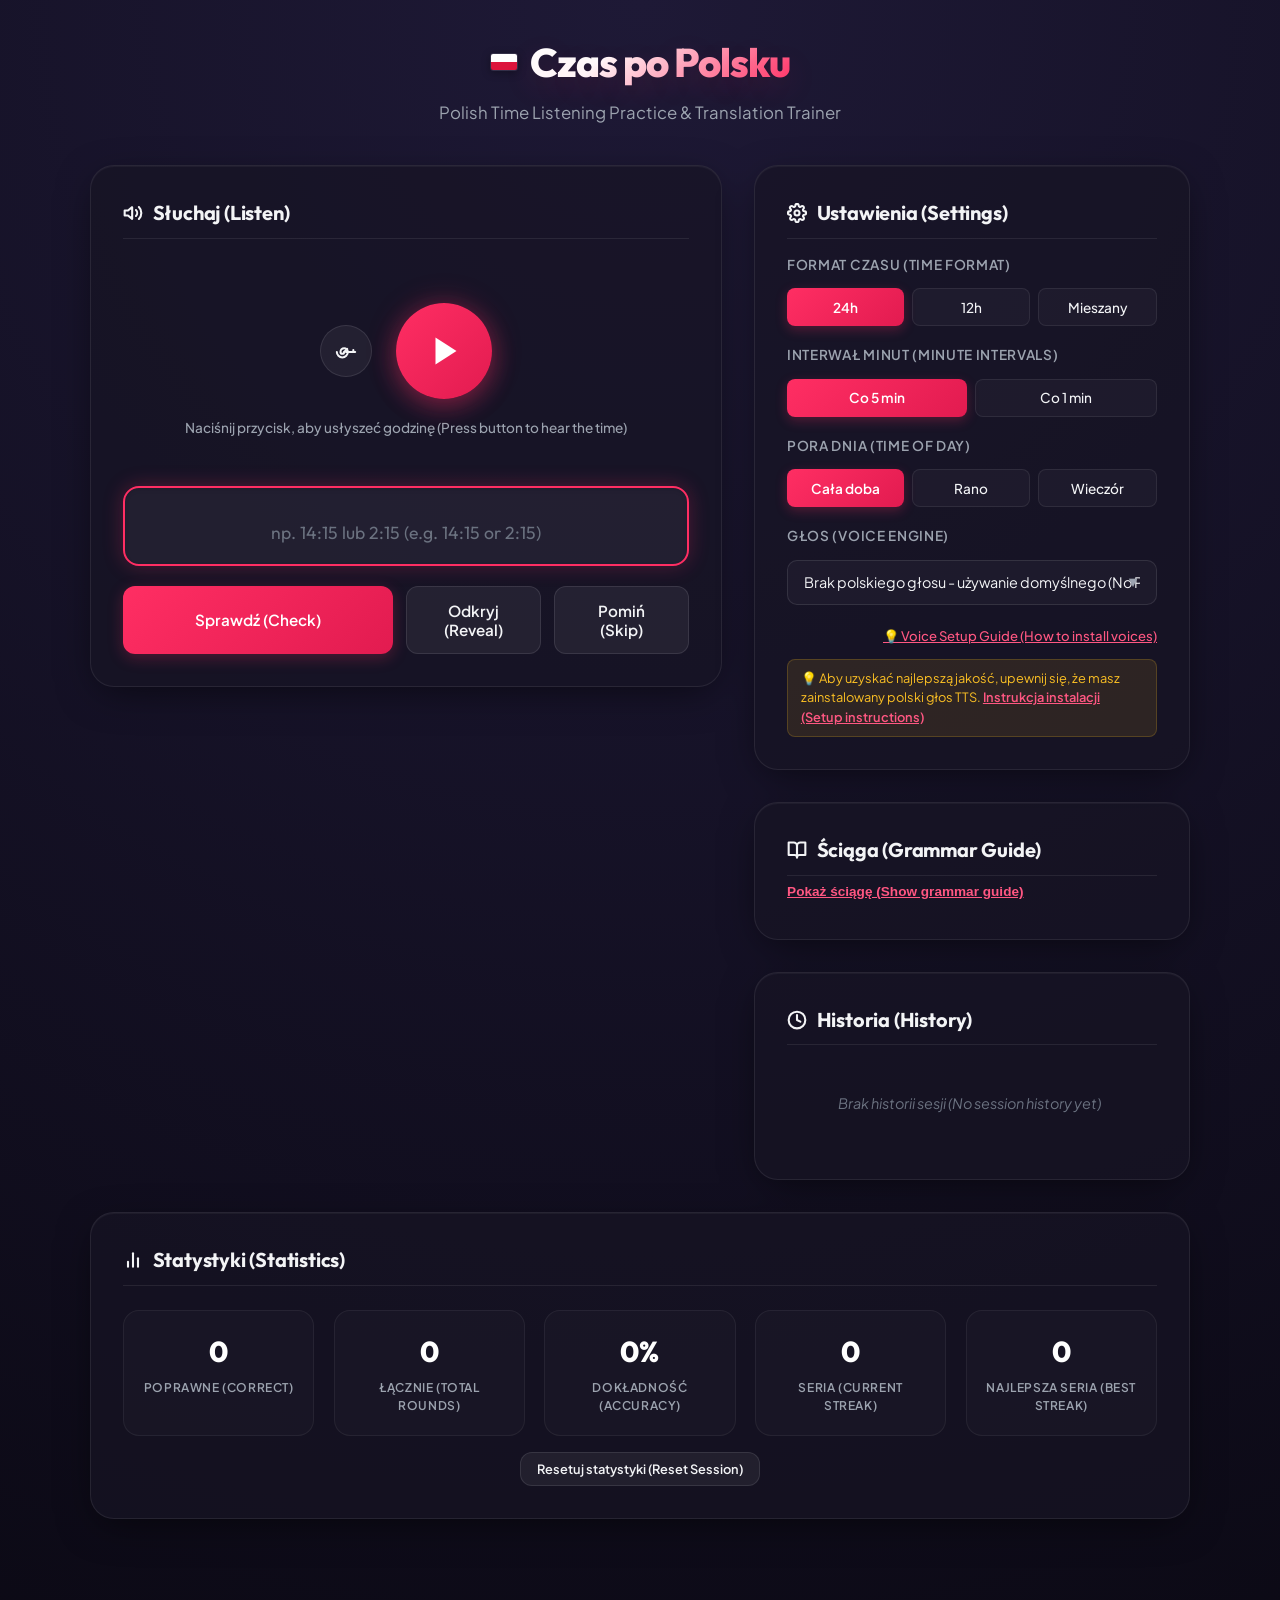
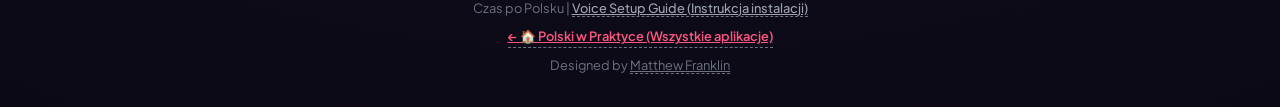
<file: index.html>
<!DOCTYPE html>
<html lang="pl" translate="no">
<head>
  <meta charset="UTF-8">
  <meta name="viewport" content="width=device-width, initial-scale=1.0">
  <meta name="google" content="notranslate">
  <meta name="google-site-verification" content="v5Ync3db5ME_PkkIbZeIAOeTJxsqjsdKLY2sR4P2wmw" />
  <meta name="msvalidate.01" content="9C61C7104EEFD86EE01BC7C913FAF955" />
  <title>Czas po Polsku | Polish Time Listening Practice</title>
  <meta name="description" content="Improve your Polish listening skills by practicing spelling, hearing, and understanding times in both 12-hour and 24-hour formats.">
  <link rel="icon" type="image/svg+xml" href="favicon.svg">
  <link rel="stylesheet" href="style.css">

  <!-- GoatCounter analytics -->
  <script data-goatcounter="https://ippikin.goatcounter.com/count"
          async src="//gc.zgo.at/count.js"></script>

  <!-- Schema.org JSON-LD -->
  <script type="application/ld+json">
  {
    "@context": "https://schema.org",
    "@type": "WebApplication",
    "name": "Czas po Polsku - Polish Time Practice",
    "url": "https://ippikin.github.io/polish-times-practice/",
    "description": "Improve your Polish listening skills by practicing spelling, hearing, and understanding times in both 12-hour and 24-hour formats.",
    "applicationCategory": "EducationalApplication",
    "operatingSystem": "All",
    "browserRequirements": "Requires JavaScript and Web Speech API support",
    "author": {
      "@type": "Person",
      "name": "Matthew Franklin",
      "url": "https://www.linkedin.com/in/matthew-franklin-eu-uk/"
    },
    "inLanguage": ["pl", "en"],
    "offers": {
      "@type": "Offer",
      "price": "0",
      "priceCurrency": "USD"
    }
  }
  </script>
</head>
<body>
  <div class="container">
    <header>
      <div class="logo-wrapper">
        <div class="polish-flag-badge">
          <div class="flag-white"></div>
          <div class="flag-red"></div>
        </div>
        <h1>Czas po Polsku</h1>
      </div>
      <p>Polish Time Listening Practice & Translation Trainer</p>
    </header>

    <main class="app-grid">
      <!-- Left Column: Interactive Practice -->
      <section class="glass-panel practice-card" id="practice-card-section">
        <h2 class="panel-title">
          <svg width="20" height="20" viewBox="0 0 24 24" fill="none" stroke="currentColor" stroke-width="2.5" stroke-linecap="round" stroke-linejoin="round">
            <polygon points="11 5 6 9 2 9 2 15 6 15 11 19 11 5"></polygon>
            <path d="M19.07 4.93a10 10 0 0 1 0 14.14M15.54 8.46a5 5 0 0 1 0 7.07"></path>
          </svg>
          Słuchaj (Listen)
        </h2>

        <div class="audio-section">
          <div class="audio-controls">
            <!-- Slow Speech Button -->
            <button class="play-slow-btn" id="play-slow-btn" title="Graj powoli (Play slow speed - 0.55x)">
              <svg xmlns="http://www.w3.org/2000/svg" width="22" height="22" viewBox="0 0 24 24" fill="none" stroke="currentColor" stroke-width="2.2" stroke-linecap="round" stroke-linejoin="round">
                <path d="M2 13a6 6 0 1 0 12 0 4 4 0 1 0-8 0 2 2 0 1 0 4 0" />
                <path d="m10 13 3.3-3.3" />
                <path d="M12 13h10" />
                <path d="M20 11v2" />
              </svg>
            </button>

            <!-- Main Play Button -->
            <button class="play-main-btn" id="play-btn" title="Graj (Play normal speed - 1.0x)">
              <svg viewBox="0 0 24 24">
                <polygon points="5,3 19,12 5,21"></polygon>
              </svg>
            </button>
          </div>
          <div class="audio-hint">Naciśnij przycisk, aby usłyszeć godzinę (Press button to hear the time)</div>
        </div>

        <div class="input-form">
          <div class="input-group">
            <input type="text" id="user-input" class="input-field" placeholder="np. 14:15 lub 2:15 (e.g. 14:15 or 2:15)" autocomplete="off" required>
          </div>
          
          <div class="form-buttons">
            <button class="btn btn-primary" id="check-btn">Sprawdź (Check)</button>
            <button class="btn btn-secondary" id="reveal-btn" title="Odkryj odpowiedź (Reveal spelling and answer)">Odkryj (Reveal)</button>
            <button class="btn btn-secondary" id="skip-btn" title="Pomiń tę godzinę (Skip to next time)">Pomiń (Skip)</button>
          </div>
        </div>

        <!-- Feedback UI -->
        <div class="feedback hidden" id="feedback">
          <div class="feedback-header">
            <h3 id="feedback-title">Dobrze! (Correct!)</h3>
          </div>
          <div class="feedback-details" id="feedback-message">
            Godzina (Time): <strong>12:00</strong>
          </div>
          <div class="feedback-spelling" id="feedback-spelling">
            Słownie (In words): <span class="polish-spelling-highlight">dwunasta</span>
          </div>
        </div>
      </section>

      <!-- Right Column: Settings & History -->
      <div class="config-card">
        <!-- Settings Panel -->
        <section class="glass-panel">
          <h2 class="panel-title">
            <svg width="20" height="20" viewBox="0 0 24 24" fill="none" stroke="currentColor" stroke-width="2.5" stroke-linecap="round" stroke-linejoin="round">
              <circle cx="12" cy="12" r="3"></circle>
              <path d="M19.4 15a1.65 1.65 0 0 0 .33 1.82l.06.06a2 2 0 1 1-2.83 2.83l-.06-.06a1.65 1.65 0 0 0-1.82-.33 1.65 1.65 0 0 0-1 1.51V21a2 2 0 0 1-4 0v-.09A1.65 1.65 0 0 0 9 19.4a1.65 1.65 0 0 0-1.82.33l-.06.06a2 2 0 1 1-2.83-2.83l.06-.06a1.65 1.65 0 0 0 .33-1.82 1.65 1.65 0 0 0-1.51-1H3a2 2 0 0 1 0-4h.09A1.65 1.65 0 0 0 4.6 9a1.65 1.65 0 0 0-.33-1.82l-.06-.06a2 2 0 1 1 2.83-2.83l.06.06a1.65 1.65 0 0 0 1.82.33H9a1.65 1.65 0 0 0 1-1.51V3a2 2 0 0 1 4 0v.09a1.65 1.65 0 0 0 1 1.51 1.65 1.65 0 0 0 1.82-.33l.06-.06a2 2 0 1 1 2.83 2.83l-.06.06a1.65 1.65 0 0 0-.33 1.82V9a1.65 1.65 0 0 0 1.51 1H21a2 2 0 0 1 0 4h-.09a1.65 1.65 0 0 0-1.51 1z"></path>
            </svg>
            Ustawienia (Settings)
          </h2>

          <!-- Format Choice -->
          <div class="section-group" style="margin-bottom: 1.2rem;">
            <label>Format czasu (Time Format)</label>
            <div class="preset-row" id="format-presets">
              <button class="btn-preset active" data-value="24h" title="24-hour clock (Formal)">24h</button>
              <button class="btn-preset" data-value="12h" title="12-hour clock (Informal)">12h</button>
              <button class="btn-preset" data-value="mixed" title="Mixed Formats">Mieszany</button>
            </div>
          </div>

          <!-- Step/Interval Choice -->
          <div class="section-group" style="margin-bottom: 1.2rem;">
            <label>Interwał minut (Minute Intervals)</label>
            <div class="preset-row" id="interval-presets">
              <button class="btn-preset active" data-value="5min" title="Every 5 minutes (np. 14:00, 14:05, 14:10...)">Co 5 min</button>
              <button class="btn-preset" data-value="1min" title="Every 1 minute (np. 14:03, 14:27...)">Co 1 min</button>
            </div>
          </div>

          <!-- Pora Dnia Choice -->
          <div class="section-group" style="margin-bottom: 1.2rem;">
            <label>Pora dnia (Time of Day)</label>
            <div class="preset-row" id="period-presets">
              <button class="btn-preset active" data-value="all" title="All 24 hours">Cała doba</button>
              <button class="btn-preset" data-value="am" title="00:00 - 11:59 (Rano / Morning)">Rano</button>
              <button class="btn-preset" data-value="pm" title="12:00 - 23:59 (Popołudnie / Afternoon)">Wieczór</button>
            </div>
          </div>

          <!-- Voice Selector -->
          <div class="section-group">
            <label for="voice-select">Głos (Voice Engine)</label>
            <div class="select-wrapper">
              <select id="voice-select" class="custom-select">
                <option value="">Wyszukiwanie głosów... (Loading voices...)</option>
              </select>
            </div>
            <div style="margin-top: 0.5rem; display: flex; justify-content: flex-end;">
              <a href="instructions.html" style="font-size: 0.82rem; color: #ff5782; text-decoration: underline; font-weight: 500;">
                💡 Voice Setup Guide (How to install voices)
              </a>
            </div>
            <div class="voice-warning" id="voice-warning">
              💡 Aby uzyskać najlepszą jakość, upewnij się, że masz zainstalowany polski głos TTS. <a href="instructions.html" style="color: #ff5782; text-decoration: underline; font-weight: 600;">Instrukcja instalacji (Setup instructions)</a>
            </div>
          </div>
        </section>

        <!-- Grammar Helper Panel -->
        <section class="glass-panel grammar-guide-card">
          <h2 class="panel-title">
            <svg width="20" height="20" viewBox="0 0 24 24" fill="none" stroke="currentColor" stroke-width="2.5" stroke-linecap="round" stroke-linejoin="round">
              <path d="M2 3h6a4 4 0 0 1 4 4v14a3 3 0 0 0-3-3H2z"></path>
              <path d="M22 3h-6a4 4 0 0 0-4 4v14a3 3 0 0 1 3-3h7z"></path>
            </svg>
            Ściąga (Grammar Guide)
          </h2>
          <button class="guide-toggle-btn" id="guide-toggle-btn">Pokaż ściągę (Show grammar guide)</button>
          
          <div class="guide-content collapsed" id="guide-content">
            <div class="guide-section">
              <h4>24h - Oficjalny (Formal)</h4>
              <p>Uses feminine ordinal numbers for hours and cardinals for minutes:</p>
              <ul>
                <li><code>14:15</code> &rarr; <i>czternasta piętnaście</i></li>
                <li><code>08:05</code> &rarr; <i>ósma zero pięć</i></li>
                <li><code>12:00</code> &rarr; <i>dwunasta (zero zero)</i></li>
              </ul>
            </div>
            <div class="guide-section">
              <h4>12h - Potoczny (Informal)</h4>
              <p>Spoken relative to the hour:</p>
              <ul>
                <li><strong>Minutes 1 to 29</strong>: <code>[Minutes] po [Hour Genitive/Locative]</code>. np. <code>14:10</code> &rarr; <i>dziesięć po drugiej</i></li>
                <li><strong>Minute 30 (Half past)</strong>: <code>wpół do [Next Hour Genitive/Locative]</code>. np. <code>14:30</code> &rarr; <i>wpół do trzeciej</i></li>
                <li><strong>Minutes 31 to 59</strong>: <code>za [Minutes to] [Next Hour Nominative]</code>. np. <code>14:45</code> &rarr; <i>za piętnaście trzecia</i></li>
              </ul>
            </div>
          </div>
        </section>

        <!-- History Panel -->
        <section class="glass-panel history-card">
          <h2 class="panel-title">
            <svg width="20" height="20" viewBox="0 0 24 24" fill="none" stroke="currentColor" stroke-width="2.5" stroke-linecap="round" stroke-linejoin="round">
              <circle cx="12" cy="12" r="10"></circle>
              <polyline points="12 6 12 12 16 14"></polyline>
            </svg>
            Historia (History)
          </h2>
          <ul class="history-list" id="history-list">
            <li class="history-empty">Brak historii sesji (No session history yet)</li>
          </ul>
        </section>
      </div>

      <!-- Statistics Panel (Full Width Bottom) -->
      <section class="glass-panel stats-container">
        <h2 class="panel-title" style="margin-bottom: 1.5rem;">
          <svg width="20" height="20" viewBox="0 0 24 24" fill="none" stroke="currentColor" stroke-width="2.5" stroke-linecap="round" stroke-linejoin="round">
            <line x1="18" y1="20" x2="18" y2="10"></line>
            <line x1="12" y1="20" x2="12" y2="4"></line>
            <line x1="6" y1="20" x2="6" y2="14"></line>
          </svg>
          Statystyki (Statistics)
        </h2>
        <div class="stats-grid">
          <div class="stat-card">
            <div class="stat-val" id="stats-correct">0</div>
            <div class="stat-label">Poprawne (Correct)</div>
          </div>
          <div class="stat-card">
            <div class="stat-val" id="stats-total">0</div>
            <div class="stat-label">Łącznie (Total Rounds)</div>
          </div>
          <div class="stat-card">
            <div class="stat-val" id="stats-accuracy">0%</div>
            <div class="stat-label">Dokładność (Accuracy)</div>
          </div>
          <div class="stat-card">
            <div class="stat-val" id="stats-streak">0</div>
            <div class="stat-label">Seria (Current Streak)</div>
          </div>
          <div class="stat-card">
            <div class="stat-val" id="stats-max-streak">0</div>
            <div class="stat-label">Najlepsza seria (Best Streak)</div>
          </div>
        </div>
        <div style="display: flex; justify-content: center;">
          <button class="btn btn-secondary reset-stats-btn" id="reset-stats-btn">Resetuj statystyki (Reset Session)</button>
        </div>
      </section>
    </main>

    <footer>
      <p>Czas po Polsku | <a href="instructions.html" style="color: var(--text-secondary); text-decoration: underline; font-weight: 500;">Voice Setup Guide (Instrukcja instalacji)</a></p>
      <p style="margin-top: 0.6rem;">
        <a href="https://ippikin.github.io/" style="color: var(--accent-red-hover); text-decoration: underline; font-weight: 600; display: inline-flex; align-items: center; gap: 6px;">
          ← 🏠 Polski w Praktyce (Wszystkie aplikacje)
        </a>
      </p>
      <p style="margin-top: 0.5rem;">Designed by <a href="https://www.linkedin.com/in/matthew-franklin-eu-uk/" target="_blank" rel="noopener noreferrer" style="color: inherit; text-decoration: underline;">Matthew Franklin</a></p>
    </footer>
  </div>

  <script src="app.js?v=2"></script>
</body>
</html>
</file>
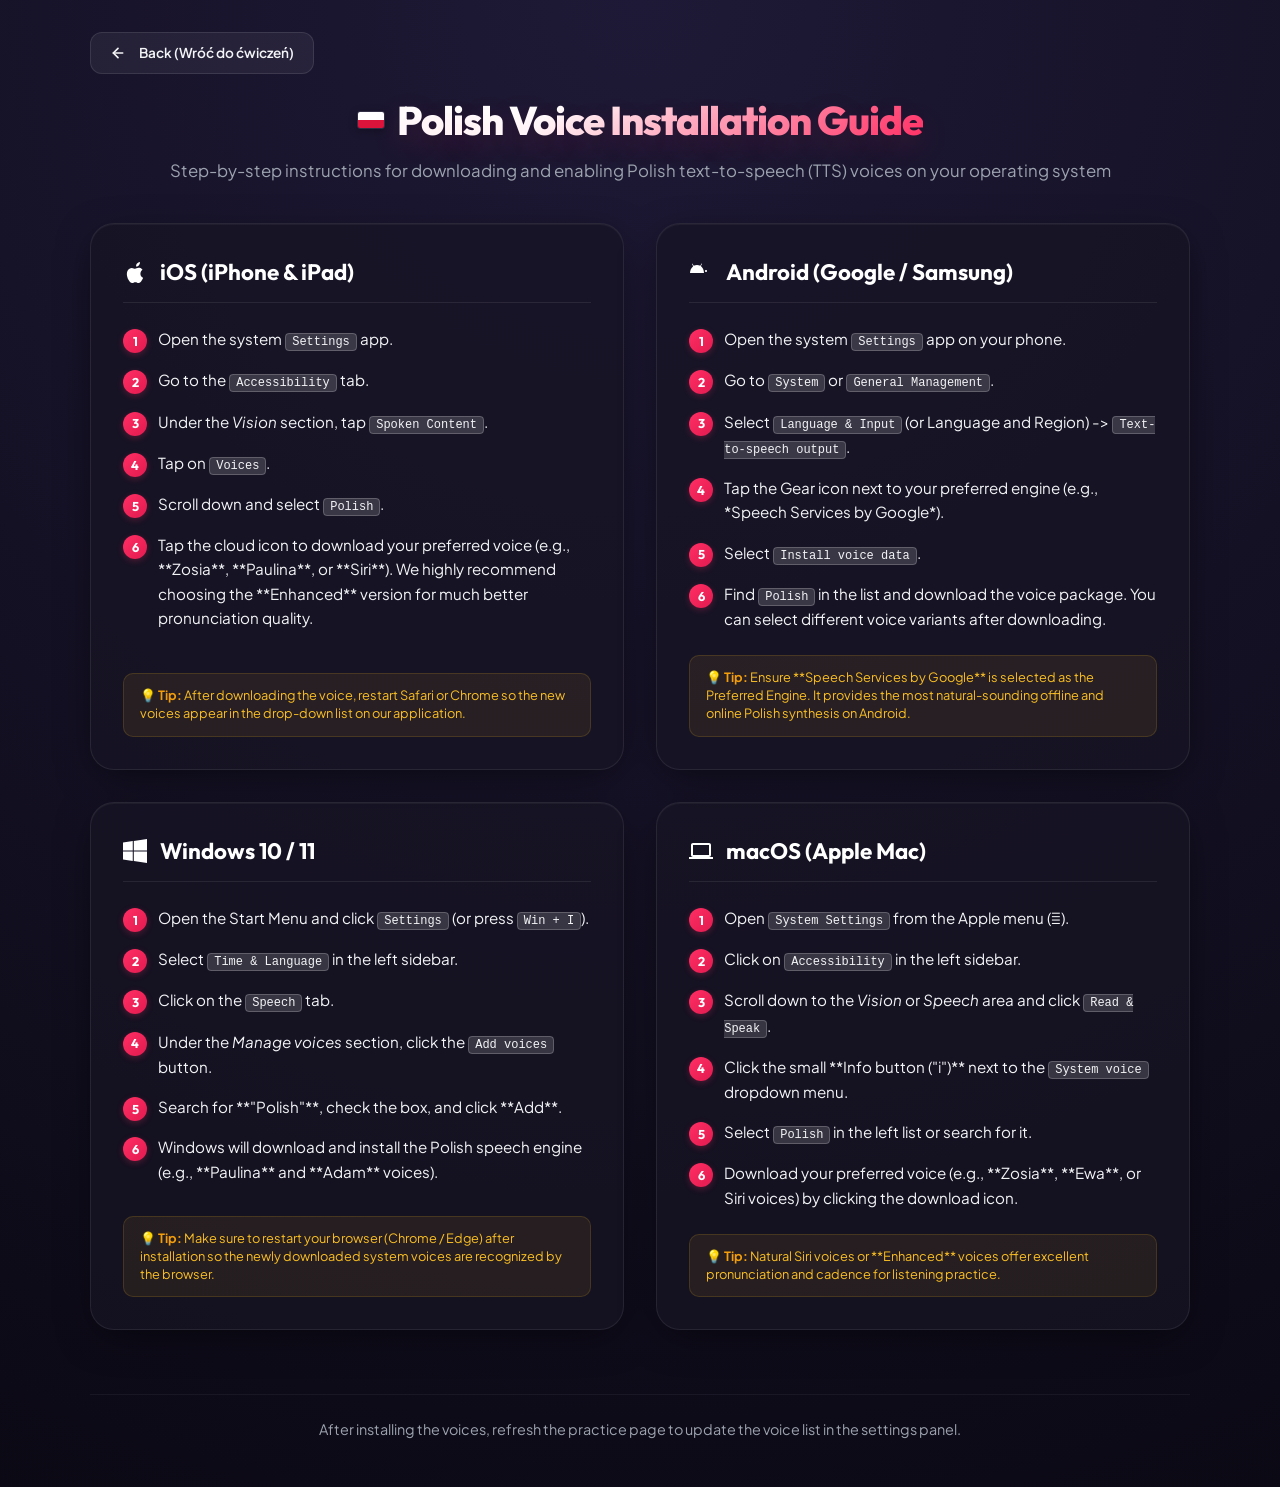
<file: instructions.html>
<!DOCTYPE html>
<html lang="en" translate="no">
<head>
  <meta charset="UTF-8">
  <meta name="viewport" content="width=device-width, initial-scale=1.0">
  <meta name="google" content="notranslate">
  <meta name="msvalidate.01" content="9C61C7104EEFD86EE01BC7C913FAF955" />
  <title>Polish Voice Installation Guide | Czas po Polsku</title>
  <meta name="description" content="Step-by-step guide on how to download and install Polish text-to-speech (TTS) voices on Android, iOS, Windows, and macOS.">
  <link rel="icon" type="image/svg+xml" href="favicon.svg">
  <link rel="stylesheet" href="style.css">
  <style>
    /* Specific styles for the instructions page */
    .back-btn-container {
      margin-bottom: 1rem;
      animation: fadeInDown 0.8s ease-out;
    }
    
    .instructions-grid {
      display: grid;
      grid-template-columns: repeat(auto-fit, minmax(450px, 1fr));
      gap: 2rem;
      animation: fadeInUp 0.8s ease-out 0.2s both;
    }
    
    @media (max-width: 960px) {
      .instructions-grid {
        grid-template-columns: 1fr;
      }
    }
    
    .os-card {
      display: flex;
      flex-direction: column;
      gap: 1.5rem;
      height: 100%;
    }
    
    .os-header {
      display: flex;
      align-items: center;
      gap: 0.8rem;
      font-size: 1.4rem;
      font-family: var(--font-display);
      font-weight: 700;
      color: #ffffff;
      border-bottom: 1px solid rgba(255, 255, 255, 0.08);
      padding-bottom: 0.8rem;
    }
    
    .os-icon {
      width: 24px;
      height: 24px;
      fill: currentColor;
    }
    
    .steps-list {
      list-style-type: none;
      display: flex;
      flex-direction: column;
      gap: 1rem;
      padding-left: 0;
      flex-grow: 1;
    }
    
    .steps-list li {
      position: relative;
      padding-left: 2.2rem;
      font-size: 0.95rem;
      line-height: 1.6;
      color: var(--text-primary);
    }
    
    .steps-list li::before {
      content: attr(data-step);
      position: absolute;
      left: 0;
      top: 2px;
      width: 24px;
      height: 24px;
      background: linear-gradient(135deg, var(--accent-red) 0%, #e21b50 100%);
      color: #ffffff;
      font-family: var(--font-display);
      font-weight: 700;
      font-size: 0.8rem;
      border-radius: 50%;
      display: flex;
      align-items: center;
      justify-content: center;
      box-shadow: 0 2px 6px var(--accent-red-glow);
    }
    
    .os-tip {
      font-size: 0.8rem;
      color: #fbbf24;
      background: rgba(251, 191, 36, 0.08);
      padding: 0.8rem 1rem;
      border-radius: 10px;
      border: 1px solid rgba(251, 191, 36, 0.15);
      margin-top: auto;
      line-height: 1.4;
    }
    
    .os-tip strong {
      color: #f59e0b;
    }
    
    .instructions-footer {
      text-align: center;
      margin-top: 2rem;
      padding: 1.5rem;
      border-top: 1px solid rgba(255, 255, 255, 0.05);
    }
    
    .instructions-footer p {
      color: var(--text-secondary);
      font-size: 0.9rem;
    }
  </style>

  <!-- GoatCounter analytics -->
  <script data-goatcounter="https://ippikin.goatcounter.com/count"
          async src="//gc.zgo.at/count.js"></script>
</head>
<body>
  <div class="container">
    <header>
      <div class="back-btn-container" style="display: flex; justify-content: flex-start;">
        <a href="index.html" class="btn btn-secondary" style="font-size: 0.85rem; padding: 0.6rem 1.2rem;">
          <svg width="16" height="16" viewBox="0 0 24 24" fill="none" stroke="currentColor" stroke-width="2.5" stroke-linecap="round" stroke-linejoin="round" style="margin-right: 0.3rem;">
            <line x1="19" y1="12" x2="5" y2="12"></line>
            <polyline points="12 19 5 12 12 5"></polyline>
          </svg>
          Back (Wróć do ćwiczeń)
        </a>
      </div>
      
      <div class="logo-wrapper">
        <div class="polish-flag-badge">
          <div class="flag-white"></div>
          <div class="flag-red"></div>
        </div>
        <h1>Polish Voice Installation Guide</h1>
      </div>
      <p>Step-by-step instructions for downloading and enabling Polish text-to-speech (TTS) voices on your operating system</p>
    </header>

    <main class="instructions-grid">
      <!-- iOS Section -->
      <section class="glass-panel os-card">
        <h2 class="os-header">
          <!-- Apple Icon -->
          <svg class="os-icon" viewBox="0 0 24 24">
            <path fill="currentColor" d="M18.71 19.5C17.88 20.74 17 21.95 15.66 21.97C14.32 22 13.89 21.18 12.37 21.18C10.84 21.18 10.37 21.95 9.1 22C7.79 22.05 6.8 20.68 5.96 19.47C4.25 17 2.94 12.45 4.7 9.39C5.57 7.87 7.13 6.91 8.82 6.88C10.1 6.86 11.32 7.75 12.11 7.75C12.89 7.75 14.37 6.68 15.92 6.84C16.57 6.87 18.39 7.1 19.56 8.82C19.47 8.88 17.39 10.1 17.41 12.63C17.44 15.65 20.06 16.66 20.1 16.67C20.08 16.74 19.67 18.11 18.71 19.5M15.97 4.17C16.63 3.37 17.07 2.28 16.95 1C15.96 1.04 14.76 1.66 14.05 2.5C13.45 3.19 12.92 4.3 13.08 5.56C14.18 5.65 15.3 4.98 15.97 4.17Z"/>
          </svg>
          iOS (iPhone & iPad)
        </h2>
        
        <ul class="steps-list">
          <li data-step="1">Open the system <span class="kbd">Settings</span> app.</li>
          <li data-step="2">Go to the <span class="kbd">Accessibility</span> tab.</li>
          <li data-step="3">Under the <i>Vision</i> section, tap <span class="kbd">Spoken Content</span>.</li>
          <li data-step="4">Tap on <span class="kbd">Voices</span>.</li>
          <li data-step="5">Scroll down and select <span class="kbd">Polish</span>.</li>
          <li data-step="6">Tap the cloud icon to download your preferred voice (e.g., **Zosia**, **Paulina**, or **Siri**). We highly recommend choosing the **Enhanced** version for much better pronunciation quality.</li>
        </ul>
        
        <div class="os-tip">
          💡 <strong>Tip:</strong> After downloading the voice, restart Safari or Chrome so the new voices appear in the drop-down list on our application.
        </div>
      </section>

      <!-- Android Section -->
      <section class="glass-panel os-card">
        <h2 class="os-header">
          <!-- Android Icon -->
          <svg class="os-icon" viewBox="0 0 24 24">
            <path fill="currentColor" d="M7 11c.55 0 1-.45 1-1s-.45-1-1-1-1 .45-1 1 .45 1 1 1zm10 0c.55 0 1-.45 1-1s-.45-1-1-1-1 .45-1 1 .45 1 1 1zm-5.17-5.91l1.17-2.03c.09-.15.04-.34-.1-.43-.15-.09-.34-.04-.43.1l-1.19 2.06C10.23 4.3 9.17 4 8 4s-2.23.3-3.28.84L3.53 2.78c-.09-.15-.28-.2-.43-.1-.15.09-.2.28-.1.43l1.17 2.03C2.17 6.82 1 9.27 1 12h14c0-2.73-1.17-5.18-3.17-6.91z"/>
          </svg>
          Android (Google / Samsung)
        </h2>
        
        <ul class="steps-list">
          <li data-step="1">Open the system <span class="kbd">Settings</span> app on your phone.</li>
          <li data-step="2">Go to <span class="kbd">System</span> or <span class="kbd">General Management</span>.</li>
          <li data-step="3">Select <span class="kbd">Language & Input</span> (or Language and Region) -> <span class="kbd">Text-to-speech output</span>.</li>
          <li data-step="4">Tap the Gear icon next to your preferred engine (e.g., *Speech Services by Google*).</li>
          <li data-step="5">Select <span class="kbd">Install voice data</span>.</li>
          <li data-step="6">Find <span class="kbd">Polish</span> in the list and download the voice package. You can select different voice variants after downloading.</li>
        </ul>
        
        <div class="os-tip">
          💡 <strong>Tip:</strong> Ensure **Speech Services by Google** is selected as the Preferred Engine. It provides the most natural-sounding offline and online Polish synthesis on Android.
        </div>
      </section>

      <!-- Windows Section -->
      <section class="glass-panel os-card">
        <h2 class="os-header">
          <!-- Windows Icon -->
          <svg class="os-icon" viewBox="0 0 24 24">
            <path fill="currentColor" d="M0 3.449L9.75 2.1v9.45H0V3.449zM0 12.45h9.75v9.45L0 20.551v-8.1zM10.8 1.95L24 0v11.55H10.8V1.95zM10.8 12.45H24v11.55l-13.2-1.95v-9.6z"/>
          </svg>
          Windows 10 / 11
        </h2>
        
        <ul class="steps-list">
          <li data-step="1">Open the Start Menu and click <span class="kbd">Settings</span> (or press <span class="kbd">Win + I</span>).</li>
          <li data-step="2">Select <span class="kbd">Time & Language</span> in the left sidebar.</li>
          <li data-step="3">Click on the <span class="kbd">Speech</span> tab.</li>
          <li data-step="4">Under the <i>Manage voices</i> section, click the <span class="kbd">Add voices</span> button.</li>
          <li data-step="5">Search for **"Polish"**, check the box, and click **Add**.</li>
          <li data-step="6">Windows will download and install the Polish speech engine (e.g., **Paulina** and **Adam** voices).</li>
        </ul>
        
        <div class="os-tip">
          💡 <strong>Tip:</strong> Make sure to restart your browser (Chrome / Edge) after installation so the newly downloaded system voices are recognized by the browser.
        </div>
      </section>

      <!-- macOS Section -->
      <section class="glass-panel os-card">
        <h2 class="os-header">
          <!-- macOS Icon -->
          <svg class="os-icon" viewBox="0 0 24 24">
            <path fill="currentColor" d="M20 18c1.1 0 2-.9 2-2V6c0-1.1-.9-2-2-2H4c-1.1 0-2 .9-2 2v10c0 1.1.9 2 2 2H0v2h24v-2h-4zM4 6h16v10H4V6z"/>
          </svg>
          macOS (Apple Mac)
        </h2>
        
        <ul class="steps-list">
          <li data-step="1">Open <span class="kbd">System Settings</span> from the Apple menu ().</li>
          <li data-step="2">Click on <span class="kbd">Accessibility</span> in the left sidebar.</li>
          <li data-step="3">Scroll down to the <i>Vision</i> or <i>Speech</i> area and click <span class="kbd">Read & Speak</span>.</li>
          <li data-step="4">Click the small **Info button ("i")** next to the <span class="kbd">System voice</span> dropdown menu.</li>
          <li data-step="5">Select <span class="kbd">Polish</span> in the left list or search for it.</li>
          <li data-step="6">Download your preferred voice (e.g., **Zosia**, **Ewa**, or Siri voices) by clicking the download icon.</li>
        </ul>
        
        <div class="os-tip">
          💡 <strong>Tip:</strong> Natural Siri voices or **Enhanced** voices offer excellent pronunciation and cadence for listening practice.
        </div>
      </section>
    </main>

    <div class="instructions-footer">
      <p>After installing the voices, refresh the practice page to update the voice list in the settings panel.</p>
    </div>
  </div>
</body>
</html>
</file>
<file: style.css>
/* 
   Polish Times Listening Practice - Styling
   Dark Glassmorphism Theme with Polish Flag Crimson/White Accents
*/

@import url('https://fonts.googleapis.com/css2?family=Outfit:wght@300;400;500;600;700;800&family=Plus+Jakarta+Sans:wght@300;400;500;600;700&display=swap');

:root {
  --bg-gradient: radial-gradient(circle at 50% 0%, #1e1936 0%, #0b0914 100%);
  --panel-bg: rgba(23, 20, 36, 0.7);
  --panel-border: rgba(255, 255, 255, 0.08);
  --panel-glow: 0 10px 40px -10px rgba(0, 0, 0, 0.6);
  
  --accent-red: #ff2e63;
  --accent-red-glow: rgba(255, 46, 99, 0.25);
  --accent-red-hover: #ff5782;
  
  --accent-white: #ffffff;
  --accent-white-glow: rgba(255, 255, 255, 0.15);
  
  --text-primary: #f3f4f6;
  --text-secondary: #9ca3af;
  --text-muted: #6b7280;
  
  --color-success: #10b981;
  --color-success-glow: rgba(16, 185, 129, 0.15);
  --color-danger: #ef4444;
  --color-danger-glow: rgba(239, 68, 68, 0.15);
  
  --font-display: 'Outfit', sans-serif;
  --font-sans: 'Plus Jakarta Sans', sans-serif;
  
  --transition-smooth: all 0.3s cubic-bezier(0.4, 0, 0.2, 1);
  --transition-bounce: all 0.4s cubic-bezier(0.175, 0.885, 0.32, 1.275);
}

* {
  box-sizing: border-box;
  margin: 0;
  padding: 0;
}

body {
  font-family: var(--font-sans);
  background: var(--bg-gradient);
  color: var(--text-primary);
  min-height: 100vh;
  display: flex;
  flex-direction: column;
  align-items: center;
  padding: 2rem 1rem;
  overflow-x: hidden;
  line-height: 1.5;
}

.container {
  width: 100%;
  max-width: 1100px;
  margin: 0 auto;
  display: flex;
  flex-direction: column;
  gap: 2rem;
}

/* Header Styling */
header {
  text-align: center;
  margin-bottom: 0.5rem;
  animation: fadeInDown 0.8s ease-out;
}

.logo-wrapper {
  display: flex;
  align-items: center;
  justify-content: center;
  gap: 0.8rem;
  margin-bottom: 0.5rem;
}

.polish-flag-badge {
  display: inline-flex;
  flex-direction: column;
  width: 28px;
  height: 18px;
  border-radius: 3px;
  overflow: hidden;
  box-shadow: 0 2px 8px rgba(0, 0, 0, 0.3);
  border: 1px solid rgba(255, 255, 255, 0.1);
}

.flag-white {
  background: #ffffff;
  flex: 1;
}

.flag-red {
  background: #dc143c;
  flex: 1;
}

h1 {
  font-family: var(--font-display);
  font-weight: 800;
  font-size: 2.5rem;
  letter-spacing: -0.025em;
  background: linear-gradient(135deg, var(--accent-white) 30%, var(--accent-red) 100%);
  -webkit-background-clip: text;
  -webkit-text-fill-color: transparent;
  text-shadow: 0 10px 30px rgba(255, 46, 99, 0.15);
}

header p {
  color: var(--text-secondary);
  font-size: 1.05rem;
  font-weight: 400;
}

/* Main Grid Layout */
.app-grid {
  display: grid;
  grid-template-columns: 1.45fr 1fr;
  gap: 2rem;
  align-items: start;
  animation: fadeInUp 0.8s ease-out 0.2s both;
}

@media (max-width: 950px) {
  .app-grid {
    grid-template-columns: 1fr;
  }
}

/* Glassmorphic Panel Base */
.glass-panel {
  background: var(--panel-bg);
  backdrop-filter: blur(16px);
  -webkit-backdrop-filter: blur(16px);
  border: 1px solid var(--panel-border);
  border-radius: 24px;
  padding: 2rem;
  box-shadow: var(--panel-glow), inset 0 1px 1px rgba(255, 255, 255, 0.05);
  transition: var(--transition-smooth);
}

.glass-panel:hover {
  border-color: rgba(255, 255, 255, 0.12);
  box-shadow: 0 15px 50px -10px rgba(0, 0, 0, 0.7), 0 0 30px rgba(255, 46, 99, 0.04);
}

/* Main Practice Card */
.practice-card {
  display: flex;
  flex-direction: column;
  gap: 2rem;
  position: relative;
  overflow: hidden;
}

/* Audio Player Section */
.audio-section {
  display: flex;
  flex-direction: column;
  align-items: center;
  gap: 1.2rem;
  padding: 1rem 0;
}

.audio-controls {
  display: flex;
  gap: 1.5rem;
  align-items: center;
}

.play-main-btn {
  width: 96px;
  height: 96px;
  border-radius: 50%;
  background: linear-gradient(135deg, var(--accent-red) 0%, #e21b50 100%);
  border: none;
  cursor: pointer;
  display: flex;
  align-items: center;
  justify-content: center;
  box-shadow: 0 0 30px var(--accent-red-glow), 0 8px 24px rgba(255, 46, 99, 0.3);
  transition: var(--transition-bounce);
  outline: none;
  position: relative;
}

.play-main-btn::after {
  content: '';
  position: absolute;
  top: -6px;
  left: -6px;
  right: -6px;
  bottom: -6px;
  border-radius: 50%;
  border: 2px solid var(--accent-red);
  opacity: 0;
  transition: var(--transition-smooth);
}

.play-main-btn:hover {
  transform: scale(1.08);
  box-shadow: 0 0 45px rgba(255, 46, 99, 0.5), 0 10px 28px rgba(255, 46, 99, 0.4);
}

.play-main-btn:hover::after {
  opacity: 0.4;
  transform: scale(1.05);
}

.play-main-btn:active {
  transform: scale(0.95);
}

.play-main-btn svg {
  width: 36px;
  height: 36px;
  fill: #ffffff;
  margin-left: 4px; /* offset play icon visually */
  transition: var(--transition-smooth);
}

.play-main-btn.playing {
  animation: pulse 1.2s infinite;
  background: linear-gradient(135deg, #10b981 0%, #059669 100%);
  box-shadow: 0 0 30px rgba(16, 185, 129, 0.4);
}

.play-main-btn.playing svg {
  margin-left: 0;
  transform: scale(1.1);
}

.play-slow-btn {
  background: rgba(255, 255, 255, 0.05);
  border: 1px solid rgba(255, 255, 255, 0.1);
  color: var(--text-primary);
  width: 52px;
  height: 52px;
  border-radius: 50%;
  cursor: pointer;
  display: flex;
  align-items: center;
  justify-content: center;
  transition: var(--transition-smooth);
}

.play-slow-btn:hover {
  background: rgba(255, 255, 255, 0.12);
  border-color: rgba(255, 255, 255, 0.2);
  transform: scale(1.05);
}

.play-slow-btn.playing {
  background: var(--color-success-glow);
  color: var(--color-success);
  border-color: var(--color-success);
}

.audio-hint {
  font-size: 0.85rem;
  color: var(--text-secondary);
  font-weight: 500;
  display: flex;
  align-items: center;
  gap: 0.4rem;
  text-align: center;
}

/* Practice Input Form */
.input-form {
  display: flex;
  flex-direction: column;
  gap: 1.2rem;
  width: 100%;
}

.input-group {
  position: relative;
  display: flex;
  align-items: center;
  border-radius: 16px;
  background: rgba(255, 255, 255, 0.03);
  border: 2px solid rgba(255, 255, 255, 0.08);
  transition: var(--transition-smooth);
  box-shadow: inset 0 2px 4px rgba(0, 0, 0, 0.2);
}

.input-group:focus-within {
  border-color: var(--accent-red);
  box-shadow: 0 0 20px var(--accent-red-glow), inset 0 2px 4px rgba(0, 0, 0, 0.1);
  background: rgba(255, 255, 255, 0.05);
}

.input-field {
  width: 100%;
  background: transparent;
  border: none;
  outline: none;
  color: #ffffff;
  font-family: var(--font-display);
  font-size: 2.2rem;
  font-weight: 800;
  padding: 1rem 1.5rem;
  text-align: center;
  letter-spacing: 0.05em;
}

.input-field::placeholder {
  color: var(--text-muted);
  font-size: 1.1rem;
  font-weight: 400;
  letter-spacing: 0;
}

.form-buttons {
  display: grid;
  grid-template-columns: 2fr 1fr 1fr;
  gap: 0.8rem;
}

@media (max-width: 500px) {
  .form-buttons {
    grid-template-columns: 1fr;
  }
}

/* Buttons Base */
.btn {
  font-family: var(--font-sans);
  font-weight: 600;
  font-size: 0.95rem;
  padding: 0.9rem 1.5rem;
  border-radius: 12px;
  cursor: pointer;
  transition: var(--transition-smooth);
  display: inline-flex;
  align-items: center;
  justify-content: center;
  gap: 0.5rem;
  outline: none;
  text-decoration: none;
}

.btn-primary {
  background: linear-gradient(135deg, var(--accent-red) 0%, #e21b50 100%);
  color: #ffffff;
  border: none;
  box-shadow: 0 4px 15px var(--accent-red-glow);
}

.btn-primary:hover:not(:disabled) {
  transform: translateY(-2px);
  box-shadow: 0 6px 20px rgba(255, 46, 99, 0.4);
  background: linear-gradient(135deg, var(--accent-red-hover) 0%, var(--accent-red) 100%);
}

.btn-primary:active:not(:disabled) {
  transform: translateY(0);
}

.btn-secondary {
  background: rgba(255, 255, 255, 0.06);
  color: var(--text-primary);
  border: 1px solid rgba(255, 255, 255, 0.1);
}

.btn-secondary:hover:not(:disabled) {
  background: rgba(255, 255, 255, 0.12);
  border-color: rgba(255, 255, 255, 0.2);
}

.btn:disabled {
  opacity: 0.5;
  cursor: not-allowed;
  transform: none !important;
  box-shadow: none !important;
}

.kbd {
  background: rgba(255, 255, 255, 0.15);
  border-radius: 4px;
  padding: 1px 6px;
  font-size: 0.75rem;
  font-family: monospace;
  border: 1px solid rgba(255, 255, 255, 0.2);
}

/* Feedback Element styling */
.feedback {
  border-radius: 16px;
  padding: 1.5rem;
  display: flex;
  flex-direction: column;
  gap: 0.8rem;
  animation: slideInUp 0.4s cubic-bezier(0.175, 0.885, 0.32, 1.275);
  border-left: 4px solid transparent;
}

.feedback.hidden {
  display: none !important;
}

.feedback.correct {
  background: var(--color-success-glow);
  border-color: var(--color-success);
  box-shadow: 0 0 25px rgba(16, 185, 129, 0.05);
}

.feedback.incorrect {
  background: var(--color-danger-glow);
  border-color: var(--color-danger);
  box-shadow: 0 0 25px rgba(239, 68, 68, 0.05);
}

.feedback-header {
  display: flex;
  justify-content: space-between;
  align-items: center;
}

.feedback h3 {
  font-family: var(--font-display);
  font-size: 1.25rem;
  font-weight: 700;
}

.feedback.correct h3 {
  color: var(--color-success);
}

.feedback.incorrect h3 {
  color: var(--color-danger);
}

.feedback-details {
  font-size: 1.1rem;
}

.feedback-spelling {
  font-size: 1rem;
  background: rgba(0, 0, 0, 0.2);
  padding: 0.75rem 1rem;
  border-radius: 10px;
  border: 1px solid rgba(255, 255, 255, 0.05);
}

.polish-spelling-highlight {
  font-weight: 700;
  color: var(--accent-red-hover);
  letter-spacing: 0.02em;
}

.next-round-btn {
  margin-top: 0.5rem;
  animation: pulseButton 2s infinite;
}

/* Config & Help Cards */
.config-card {
  display: flex;
  flex-direction: column;
  gap: 2rem;
}

.panel-title {
  font-family: var(--font-display);
  font-weight: 700;
  font-size: 1.25rem;
  letter-spacing: -0.01em;
  margin-bottom: 1rem;
  display: flex;
  align-items: center;
  gap: 0.6rem;
  border-bottom: 1px solid rgba(255, 255, 255, 0.08);
  padding-bottom: 0.6rem;
}

.section-group {
  display: flex;
  flex-direction: column;
  gap: 0.8rem;
}

.section-group label {
  font-size: 0.85rem;
  font-weight: 600;
  text-transform: uppercase;
  letter-spacing: 0.05em;
  color: var(--text-secondary);
}

/* Settings selector buttons */
.preset-row {
  display: flex;
  gap: 0.5rem;
}

.preset-row .btn-preset {
  flex: 1;
  background: rgba(255, 255, 255, 0.03);
  border: 1px solid rgba(255, 255, 255, 0.08);
  color: var(--text-primary);
  font-family: var(--font-sans);
  font-weight: 500;
  font-size: 0.85rem;
  padding: 0.6rem 0.4rem;
  border-radius: 8px;
  cursor: pointer;
  transition: var(--transition-smooth);
  text-align: center;
  white-space: nowrap;
}

.preset-row .btn-preset:hover {
  background: rgba(255, 255, 255, 0.08);
  border-color: rgba(255, 255, 255, 0.15);
}

.preset-row .btn-preset.active {
  background: linear-gradient(135deg, var(--accent-red) 0%, #e21b50 100%);
  border: none;
  box-shadow: 0 4px 12px var(--accent-red-glow);
  color: #ffffff;
  font-weight: 600;
}

/* Custom Dropdown select */
.select-wrapper {
  position: relative;
}

.custom-select {
  width: 100%;
  background: rgba(255, 255, 255, 0.03);
  border: 1px solid rgba(255, 255, 255, 0.1);
  color: var(--text-primary);
  border-radius: 10px;
  padding: 0.8rem 1rem;
  font-family: var(--font-sans);
  font-size: 0.9rem;
  outline: none;
  cursor: pointer;
  appearance: none;
  -webkit-appearance: none;
  transition: var(--transition-smooth);
}

.custom-select:focus {
  border-color: var(--accent-red);
  background: rgba(255, 255, 255, 0.06);
}

.select-wrapper::after {
  content: '▼';
  font-size: 0.7rem;
  position: absolute;
  right: 1.2rem;
  top: 50%;
  transform: translateY(-50%);
  color: var(--text-secondary);
  pointer-events: none;
}

.voice-warning {
  font-size: 0.8rem;
  color: #fbbf24;
  background: rgba(251, 191, 36, 0.1);
  padding: 0.6rem 0.8rem;
  border-radius: 8px;
  border: 1px solid rgba(251, 191, 36, 0.2);
  display: none;
}

/* Grammar Help Card */
.grammar-guide-card {
  display: flex;
  flex-direction: column;
}

.guide-toggle-btn {
  background: transparent;
  border: none;
  color: var(--accent-red-hover);
  cursor: pointer;
  font-weight: 600;
  font-size: 0.85rem;
  text-decoration: underline;
  margin-top: -0.5rem;
  margin-bottom: 0.5rem;
  text-align: left;
  outline: none;
}

.guide-content {
  display: flex;
  flex-direction: column;
  gap: 1rem;
  font-size: 0.85rem;
  color: var(--text-secondary);
}

.guide-content.collapsed {
  display: none;
}

.guide-section {
  background: rgba(0, 0, 0, 0.15);
  border: 1px solid rgba(255, 255, 255, 0.03);
  padding: 0.8rem;
  border-radius: 10px;
}

.guide-section h4 {
  font-family: var(--font-display);
  color: #ffffff;
  margin-bottom: 0.4rem;
  font-size: 0.9rem;
  font-weight: 600;
}

.guide-section ul {
  list-style-position: inside;
  padding-left: 0.2rem;
  display: flex;
  flex-direction: column;
  gap: 0.3rem;
}

.guide-section code {
  color: var(--accent-red-hover);
  background: rgba(255, 46, 99, 0.1);
  padding: 1px 4px;
  border-radius: 3px;
  font-family: monospace;
}

/* Statistics Grid */
.stats-container {
  grid-column: 1 / -1;
}

.stats-grid {
  display: grid;
  grid-template-columns: repeat(auto-fit, minmax(160px, 1fr));
  gap: 1.2rem;
}

.stat-card {
  background: rgba(255, 255, 255, 0.02);
  border: 1px solid rgba(255, 255, 255, 0.06);
  border-radius: 16px;
  padding: 1.2rem;
  text-align: center;
  display: flex;
  flex-direction: column;
  gap: 0.4rem;
  transition: var(--transition-smooth);
}

.stat-card:hover {
  background: rgba(255, 255, 255, 0.04);
  border-color: rgba(255, 255, 255, 0.1);
  transform: translateY(-2px);
}

.stat-val {
  font-family: var(--font-display);
  font-size: 1.8rem;
  font-weight: 800;
  color: #ffffff;
}

.stat-label {
  font-size: 0.75rem;
  font-weight: 600;
  text-transform: uppercase;
  color: var(--text-secondary);
  letter-spacing: 0.05em;
}

.reset-stats-btn {
  margin-top: 1rem;
  align-self: center;
  font-size: 0.8rem;
  padding: 0.5rem 1rem;
}

/* History Card */
.history-card {
  display: flex;
  flex-direction: column;
  max-height: 380px;
}

.history-list {
  list-style: none;
  overflow-y: auto;
  padding-right: 0.3rem;
  display: flex;
  flex-direction: column;
  gap: 0.8rem;
  flex: 1;
}

/* Custom Scrollbar for history */
.history-list::-webkit-scrollbar {
  width: 6px;
}

.history-list::-webkit-scrollbar-track {
  background: rgba(0, 0, 0, 0.1);
  border-radius: 3px;
}

.history-list::-webkit-scrollbar-thumb {
  background: rgba(255, 255, 255, 0.1);
  border-radius: 3px;
}

.history-list::-webkit-scrollbar-thumb:hover {
  background: rgba(255, 255, 255, 0.2);
}

.history-empty {
  color: var(--text-muted);
  text-align: center;
  font-size: 0.9rem;
  padding: 2rem 0;
  font-style: italic;
}

.history-item {
  background: rgba(255, 255, 255, 0.02);
  border: 1px solid rgba(255, 255, 255, 0.05);
  border-radius: 12px;
  padding: 0.8rem 1rem;
  display: flex;
  flex-direction: column;
  gap: 0.4rem;
  transition: var(--transition-smooth);
}

.history-item:hover {
  background: rgba(255, 255, 255, 0.04);
}

.history-item.history-correct {
  border-left: 3px solid var(--color-success);
}

.history-item.history-incorrect {
  border-left: 3px solid var(--color-danger);
}

.history-header {
  display: flex;
  align-items: center;
  gap: 0.6rem;
  font-size: 0.9rem;
}

.history-badge {
  display: inline-flex;
  align-items: center;
  justify-content: center;
  width: 18px;
  height: 18px;
  border-radius: 50%;
  font-size: 0.7rem;
  font-weight: 700;
}

.badge-correct {
  background: rgba(16, 185, 129, 0.2);
  color: var(--color-success);
}

.badge-incorrect {
  background: rgba(239, 68, 68, 0.2);
  color: var(--color-danger);
}

.history-number {
  font-family: var(--font-display);
  font-weight: 700;
  font-size: 1.05rem;
}

.history-guess {
  color: var(--text-secondary);
  font-size: 0.8rem;
  margin-right: auto;
}

.history-replay-btn {
  background: transparent;
  border: none;
  cursor: pointer;
  color: var(--text-secondary);
  font-size: 0.9rem;
  padding: 2px;
  border-radius: 4px;
  transition: var(--transition-smooth);
}

.history-replay-btn:hover {
  color: var(--text-primary);
  background: rgba(255, 255, 255, 0.08);
  transform: scale(1.1);
}

.history-spelling {
  font-size: 0.8rem;
  color: var(--text-secondary);
  white-space: nowrap;
  overflow: hidden;
  text-overflow: ellipsis;
  padding-left: 1.5rem;
  font-style: italic;
}

/* Footer Styling */
footer {
  text-align: center;
  margin-top: 3rem;
  font-size: 0.8rem;
  color: var(--text-muted);
}

footer a {
  color: var(--text-secondary);
  text-decoration: none;
  border-bottom: 1px dashed var(--text-muted);
  transition: var(--transition-smooth);
}

footer a:hover {
  color: var(--accent-red-hover);
  border-color: var(--accent-red-hover);
}

/* Animations */
@keyframes fadeInDown {
  from {
    opacity: 0;
    transform: translateY(-20px);
  }
  to {
    opacity: 1;
    transform: translateY(0);
  }
}

@keyframes fadeInUp {
  from {
    opacity: 0;
    transform: translateY(20px);
  }
  to {
    opacity: 1;
    transform: translateY(0);
  }
}

@keyframes slideInUp {
  from {
    opacity: 0;
    transform: translateY(15px);
  }
  to {
    opacity: 1;
    transform: translateY(0);
  }
}

@keyframes pulse {
  0% {
    box-shadow: 0 0 0 0 rgba(16, 185, 129, 0.4);
  }
  70% {
    box-shadow: 0 0 0 15px rgba(16, 185, 129, 0);
  }
  100% {
    box-shadow: 0 0 0 0 rgba(16, 185, 129, 0);
  }
}

@keyframes pulseButton {
  0% {
    transform: scale(1);
  }
  50% {
    transform: scale(1.02);
    box-shadow: 0 6px 22px rgba(255, 46, 99, 0.5);
  }
  100% {
    transform: scale(1);
  }
}
</file>
